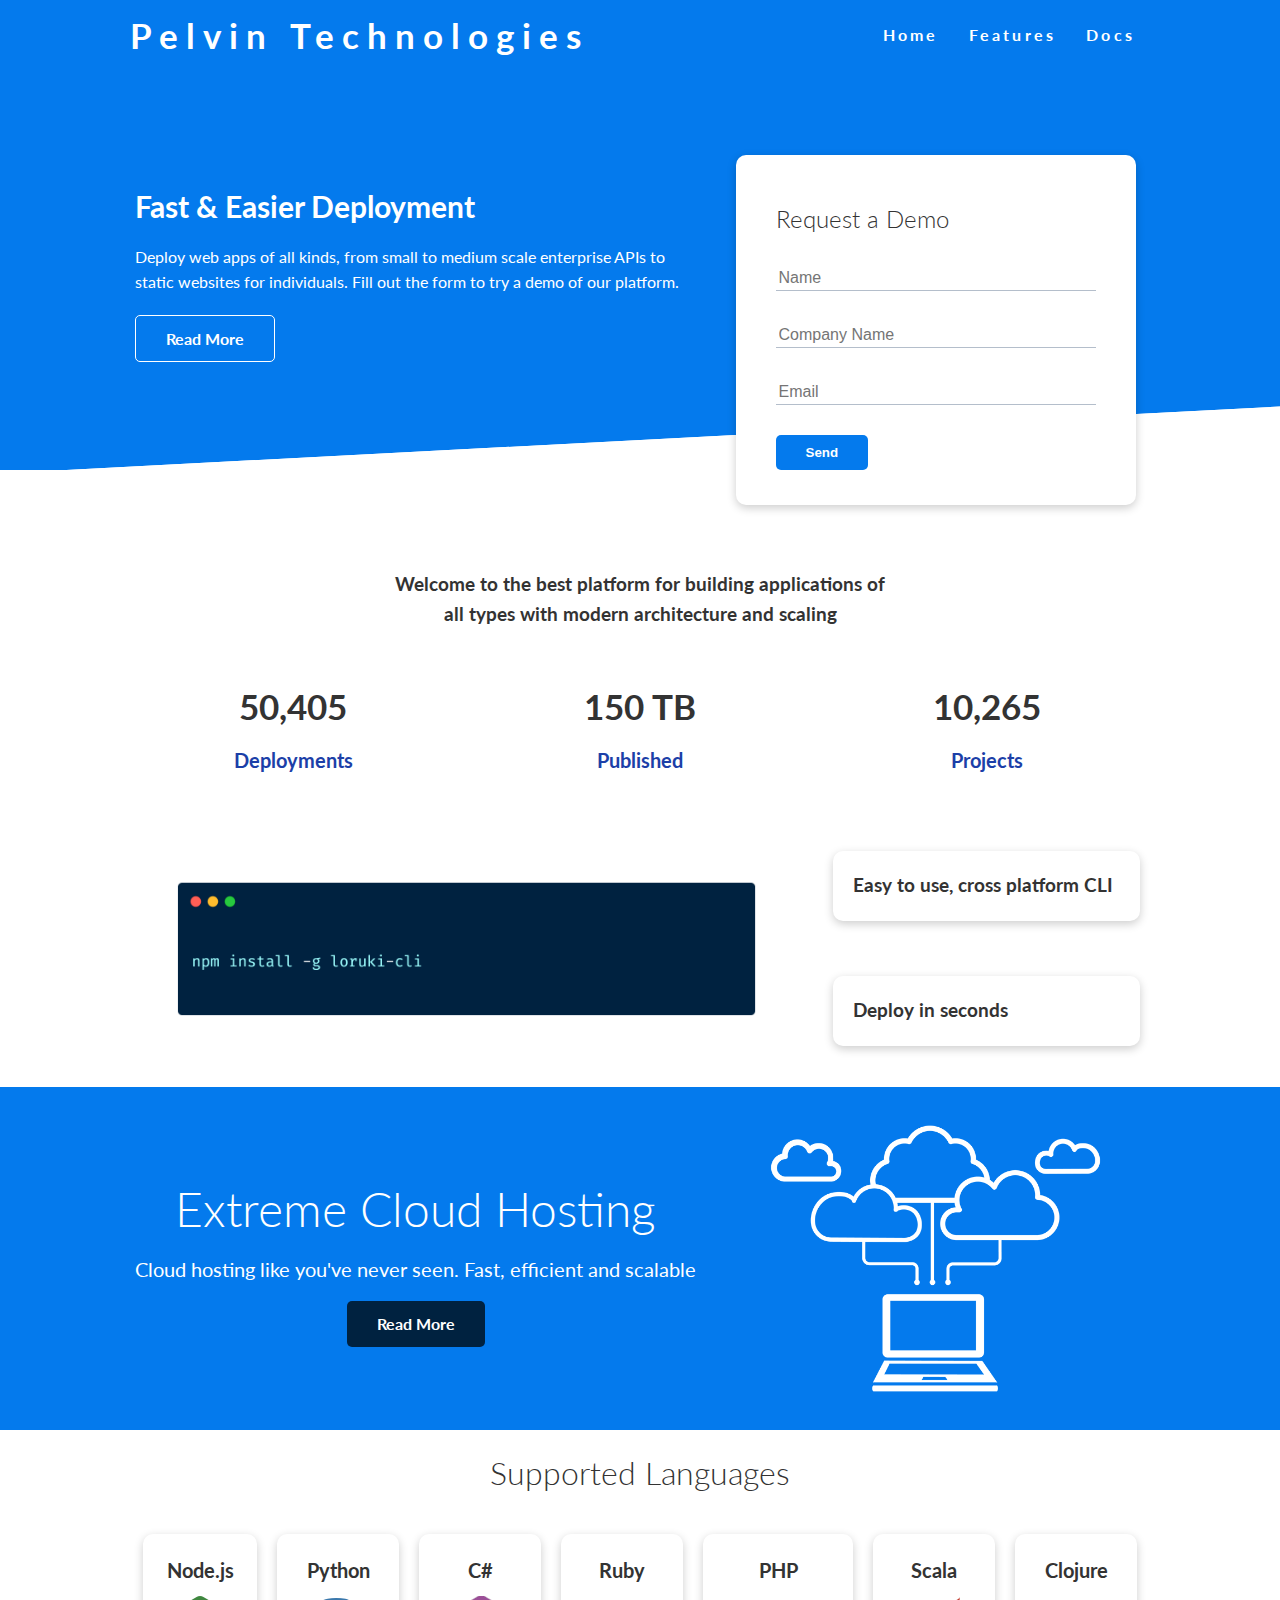
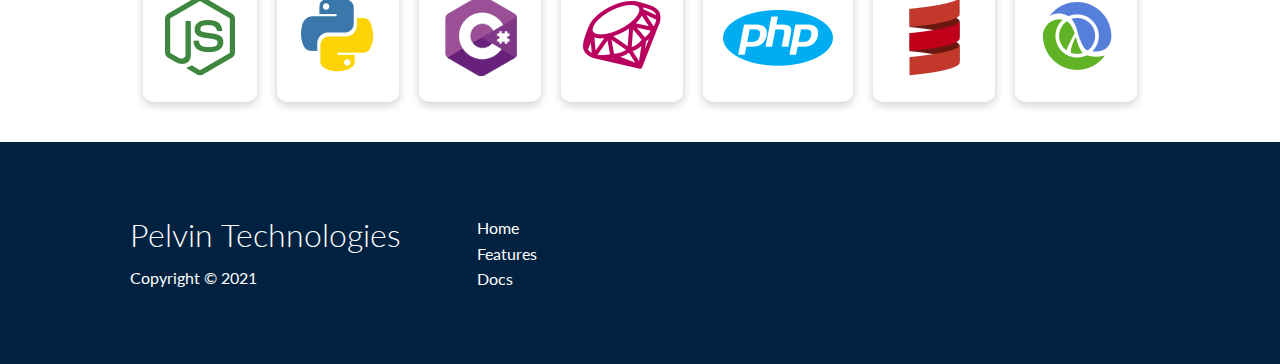
<file: index.html>
<!DOCTYPE html>
<html lang="en">
	<head>
		<meta charset="UTF-8" />
		<meta name="viewport" content="width=device-width, initial-scale=1.0" />
		<link
			rel="stylesheet"
			href="https://cdnjs.cloudflare.com/ajax/libs/font-awesome/5.15.1/css/all.min.css"
			integrity="sha512-+4zCK9k+qNFUR5X+cKL9EIR+ZOhtIloNl9GIKS57V1MyNsYpYcUrUeQc9vNfzsWfV28IaLL3i96P9sdNyeRssA=="
			crossorigin="anonymous"
		/>
		<link rel="stylesheet" href="css/utilities.css" />
		<link rel="stylesheet" href="css/style.css" />
		<title>Pelvin Technologies | Cloud Hosting For Everyone</title>
	</head>
	<body>
		<!-- Navbar -->
		<div class="navbar">
			<div class="container flex">
				<h1 class="logo">Pelvin Technologies</h1>
				<nav>
					<ul>
						<li><a href="index.html">Home</a></li>
						<li><a href="features.html">Features</a></li>
						<li><a href="docs.html">Docs</a></li>
					</ul>
				</nav>
			</div>
		</div>
		<!-- Showcase -->
		<section class="showcase">
			<div class="container grid">
				<div class="showcase-text">
					<h1>Fast & Easier Deployment</h1>
					<p>
						Deploy web apps of all kinds, from small to medium scale enterprise APIs
						to static websites for individuals. Fill out the form to try a
						demo of our platform.
					</p>
					<a href="features.html" class="btn btn-outline">Read More</a>
				</div>

				<div class="showcase-form card">
					<h2>Request a Demo</h2>
					<!--  <form name="contact" netlify-honeypot="bot-field" method="POST" data-netlify="true">
                    <input type="hidden" name="form-name" value="contact">
                    <p class="hidden">
                        <label>Don’t fill this out if you're human: <input name="bot-field" /></label>
                      </p>
                    <div class="form-control">
                        <input type="text" name="name" placeholder="Name" required>
                    </div>
                    <div class="form-control">
                        <input type="text" name="company" placeholder="Company Name" required>
                    </div>
                    <div class="form-control">
                        <input type="email" name="email" placeholder="Email" required>
                    </div>
                    <input type="submit" value="Send" class="btn btn-primary">
                </form> -->
					<form>
						<div class="form-control">
							<input
								type="text"
								name="name"
								placeholder="Name"
								required
							/>
						</div>
						<div class="form-control">
							<input
								type="text"
								name="company"
								placeholder="Company Name"
								required
							/>
						</div>
						<div class="form-control">
							<input
								type="email"
								name="email"
								placeholder="Email"
								required
							/>
						</div>
						<input type="submit" value="Send" class="btn btn-primary" />
					</form>
				</div>
			</div>
		</section>

		<!-- Stats -->
		<section class="stats">
			<div class="container">
				<h3 class="stats-heading text-center my-1">
					Welcome to the best platform for building applications of all
					types with modern architecture and scaling
				</h3>

				<div class="grid grid-3 text-center my-4">
					<div>
						<i class="fas fa-server fa-3x"></i>
						<h3>50,405</h3>
						<p class="text-secondary">Deployments</p>
					</div>
					<div>
						<i class="fas fa-upload fa-3x"></i>
						<h3>150 TB</h3>
						<p class="text-secondary">Published</p>
					</div>
					<div>
						<i class="fas fa-project-diagram fa-3x"></i>
						<h3>10,265</h3>
						<p class="text-secondary">Projects</p>
					</div>
				</div>
			</div>
		</section>

		<!-- Cli -->
		<section class="cli">
			<div class="container grid">
				<img src="images/cli.png" alt="" />
				<div class="card">
					<h3>Easy to use, cross platform CLI</h3>
				</div>
				<div class="card">
					<h3>Deploy in seconds</h3>
				</div>
			</div>
		</section>

		<!-- Cloud -->
		<section class="cloud bg-primary my-2 py-2">
			<div class="container grid">
				<div class="text-center">
					<h2 class="lg">Extreme Cloud Hosting</h2>
					<p class="lead my-1">
						Cloud hosting like you've never seen. Fast, efficient and
						scalable
					</p>
					<a href="features.html" class="btn btn-dark">Read More</a>
				</div>
				<img src="images/cloud.png" alt="" />
			</div>
		</section>

		<!-- Languages -->
		<section class="languages">
			<h2 class="md text-center my-2">Supported Languages</h2>
			<div class="container flex">
				<div class="card">
					<h4>Node.js</h4>
					<img src="images/logos/node.png" alt="" />
				</div>
				<div class="card">
					<h4>Python</h4>
					<img src="images/logos/python.png" alt="" />
				</div>
				<div class="card">
					<h4>C#</h4>
					<img src="images/logos/csharp.png" alt="" />
				</div>
				<div class="card">
					<h4>Ruby</h4>
					<img src="images/logos/ruby.png" alt="" />
				</div>
				<div class="card">
					<h4>PHP</h4>
					<img src="images/logos/php.png" alt="" />
				</div>
				<div class="card">
					<h4>Scala</h4>
					<img src="images/logos/scala.png" alt="" />
				</div>
				<div class="card">
					<h4>Clojure</h4>
					<img src="images/logos/clojure.png" alt="" />
				</div>
			</div>
		</section>

		<!-- Footer -->
		<footer class="footer bg-dark py-5">
			<div class="container grid grid-3">
				<div>
					<h1>Pelvin Technologies</h1>
					<p>Copyright &copy; 2021</p>
				</div>
				<nav>
					<ul>
						<li><a href="index.html">Home</a></li>
						<li><a href="features.html">Features</a></li>
						<li><a href="docs.html">Docs</a></li>
					</ul>
				</nav>
				<div class="social">
					<!-- <a href="#"><i class="fab fa-github fa-2x"></i></a> -->
					<a target="_blank" href="https://www.facebook.com/search/top?q=pelvin%20technologies%20ltd"><i class="fab fa-facebook fa-2x"></i></a>
					<a target="_blank" href="https://www.instagram.com/pelvintech/"><i class="fab fa-instagram fa-2x"></i></a>
					<a target="_blank" href="https://twitter.com/pelvin_tech"><i class="fab fa-twitter fa-2x"></i></a>
				</div>
			</div>
		</footer>
	</body>
</html>
</file>
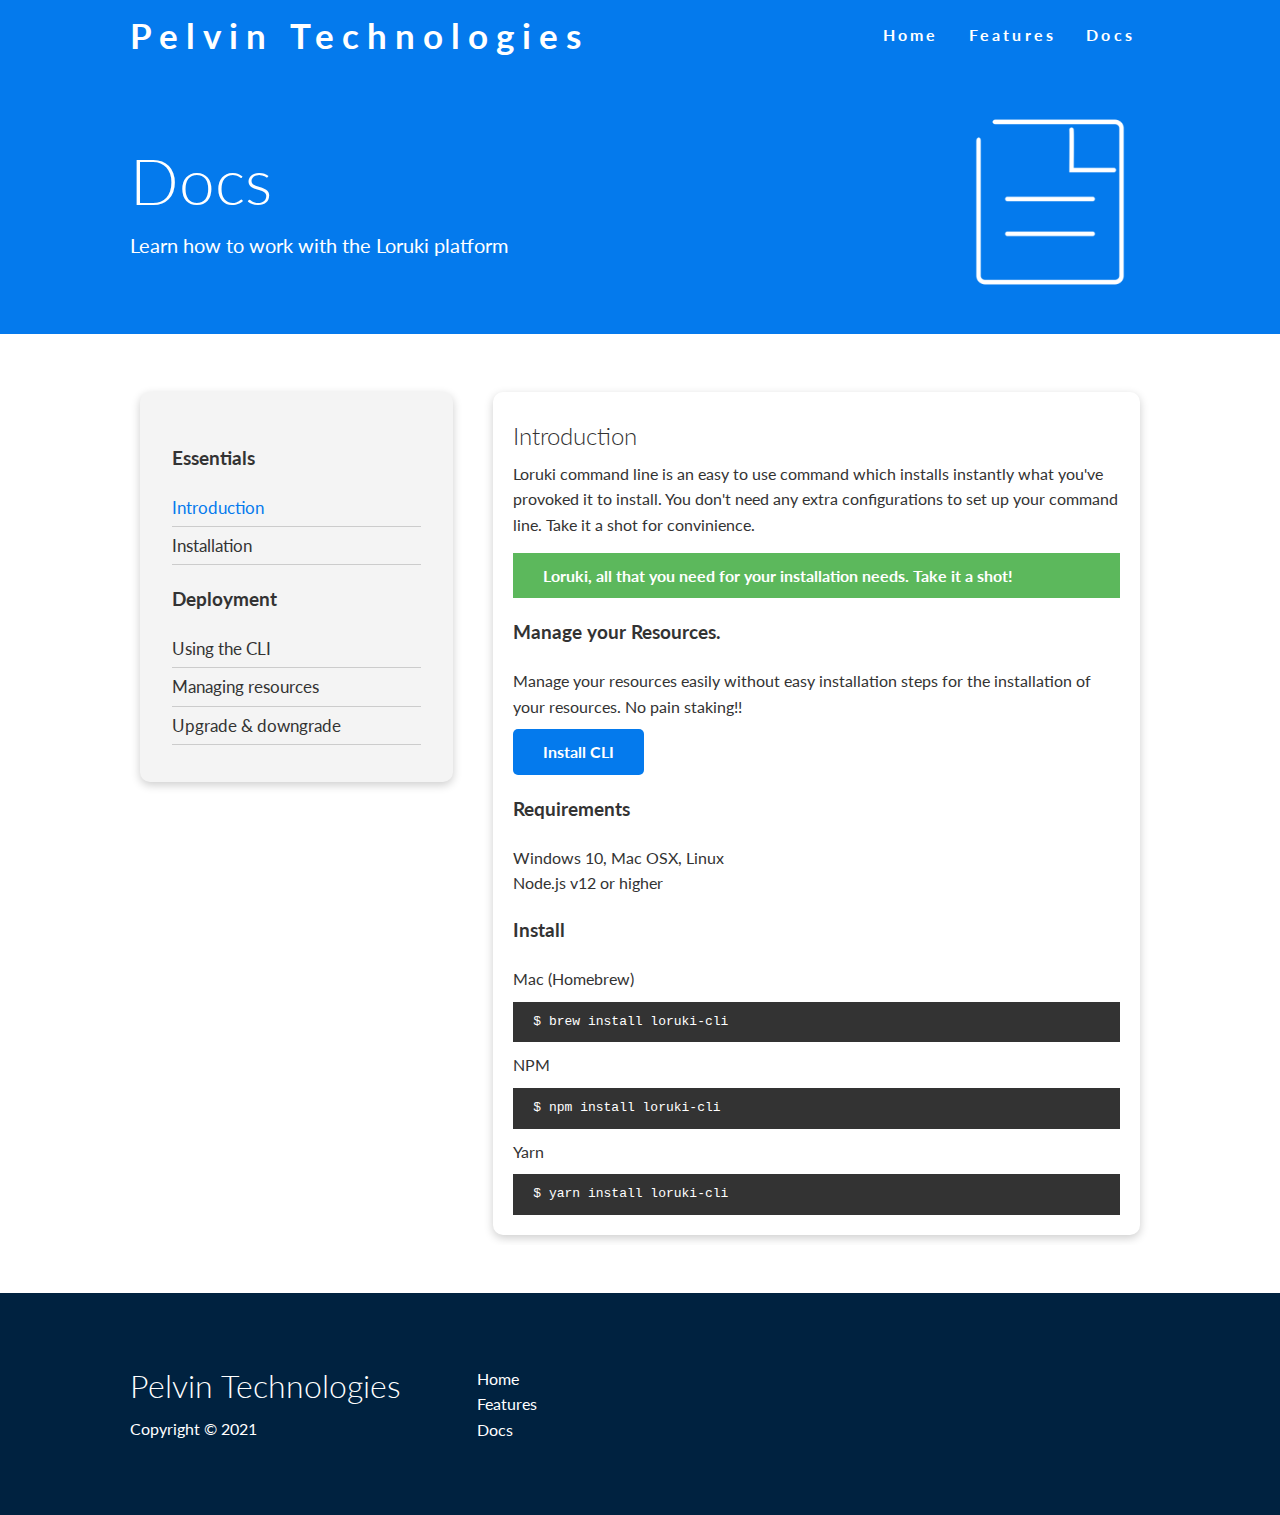
<file: docs.html>
<!DOCTYPE html>
<html lang="en">
	<head>
		<meta charset="UTF-8" />
		<meta name="viewport" content="width=device-width, initial-scale=1.0" />
		<link
			rel="stylesheet"
			href="https://cdnjs.cloudflare.com/ajax/libs/font-awesome/5.15.1/css/all.min.css"
			integrity="sha512-+4zCK9k+qNFUR5X+cKL9EIR+ZOhtIloNl9GIKS57V1MyNsYpYcUrUeQc9vNfzsWfV28IaLL3i96P9sdNyeRssA=="
			crossorigin="anonymous"
		/>
		<link rel="stylesheet" href="css/utilities.css" />
		<link rel="stylesheet" href="css/style.css" />
		<title>Pelvin Technologies | Cloud Hosting For Everyone</title>
	</head>
	<body>
		<!-- Navbar -->
		<div class="navbar">
			<div class="container flex">
				<h1 class="logo">Pelvin Technologies</h1>
				<nav>
					<ul>
						<li><a href="index.html">Home</a></li>
						<li><a href="features.html">Features</a></li>
						<li><a href="docs.html">Docs</a></li>
					</ul>
				</nav>
			</div>
		</div>

		<!-- Head -->
		<section class="docs-head bg-primary py-3">
			<div class="container grid">
				<div>
					<h1 class="xl">Docs</h1>
					<p class="lead">Learn how to work with the Loruki platform</p>
				</div>
				<img src="images/docs.png" alt="" />
			</div>
		</section>

		<!-- Docs main -->
		<section class="docs-main my-4">
			<div class="container grid">
				<div class="card bg-light p-3">
					<h3 class="my-2">Essentials</h3>
					<nav>
						<ul>
							<li><a class="text-primary" href="#introduction">Introduction</a></li>
							<!-- <li><a href="#">About Loruki</a></li> -->
							<li><a href="#install">Installation</a></li>
						</ul>
					</nav>

					<h3 class="my-2">Deployment</h3>
					<nav>
						<ul>
							<!-- <li><a href="#">Setting up a container</a></li> -->
							<li><a href="#install">Using the CLI</a></li>
							<li><a href="#install">Managing resources</a></li>
							<li><a href="#install">Upgrade & downgrade</a></li>
						</ul>
					</nav>
				</div>
				<div class="card">
					<h2 id="introduction">Introduction</h2>
					<p>
						Loruki command line is an easy to use command which installs instantly what
                  you've provoked it to install. You don't need any extra configurations to
                  set up your command line. Take it a shot for convinience.
					</p>

					<div class="alert alert-success">
						<i class="fas fa-info"></i> Loruki, all that
                  you need for your installation needs. Take it a shot!
					</div>

					<h3>Manage your Resources.</h3>
					<p>
						Manage your resources easily without easy installation steps for the
                  installation of your resources. No pain staking!!
					</p>
					<a href="#" id="install" class="btn btn-primary">Install CLI</a>

					<h3>Requirements</h3>
					<ul>
						<li>Windows 10, Mac OSX, Linux</li>
						<li>Node.js v12 or higher</li>
					</ul>

					<h3>Install</h3>
					<p>Mac (Homebrew)</p>
					<pre><code>$ brew install loruki-cli</code></pre>
					<p>NPM</p>
					<pre><code>$ npm install loruki-cli</code></pre>
					<p>Yarn</p>
					<pre><code>$ yarn install loruki-cli</code></pre>
				</div>
			</div>
		</section>

		<!-- Footer -->
		<footer class="footer bg-dark py-5">
			<div class="container grid grid-3">
				<div>
					<h1>Pelvin Technologies</h1>
					<p>Copyright &copy; 2021</p>
				</div>
				<nav>
					<ul>
						<li><a href="index.html">Home</a></li>
						<li><a href="features.html">Features</a></li>
						<li><a href="docs.html">Docs</a></li>
					</ul>
				</nav>
				<div class="social">
					<a target="_blank" href="https://www.facebook.com/search/top?q=pelvin%20technologies%20ltd"><i class="fab fa-facebook fa-2x"></i></a>
					<a target="_blank" href="https://www.instagram.com/pelvintech/"><i class="fab fa-instagram fa-2x"></i></a>
					<a target="_blank" href="https://twitter.com/pelvin_tech"><i class="fab fa-twitter fa-2x"></i></a>
				</div>
			</div>
		</footer>
	</body>
</html>
</file>
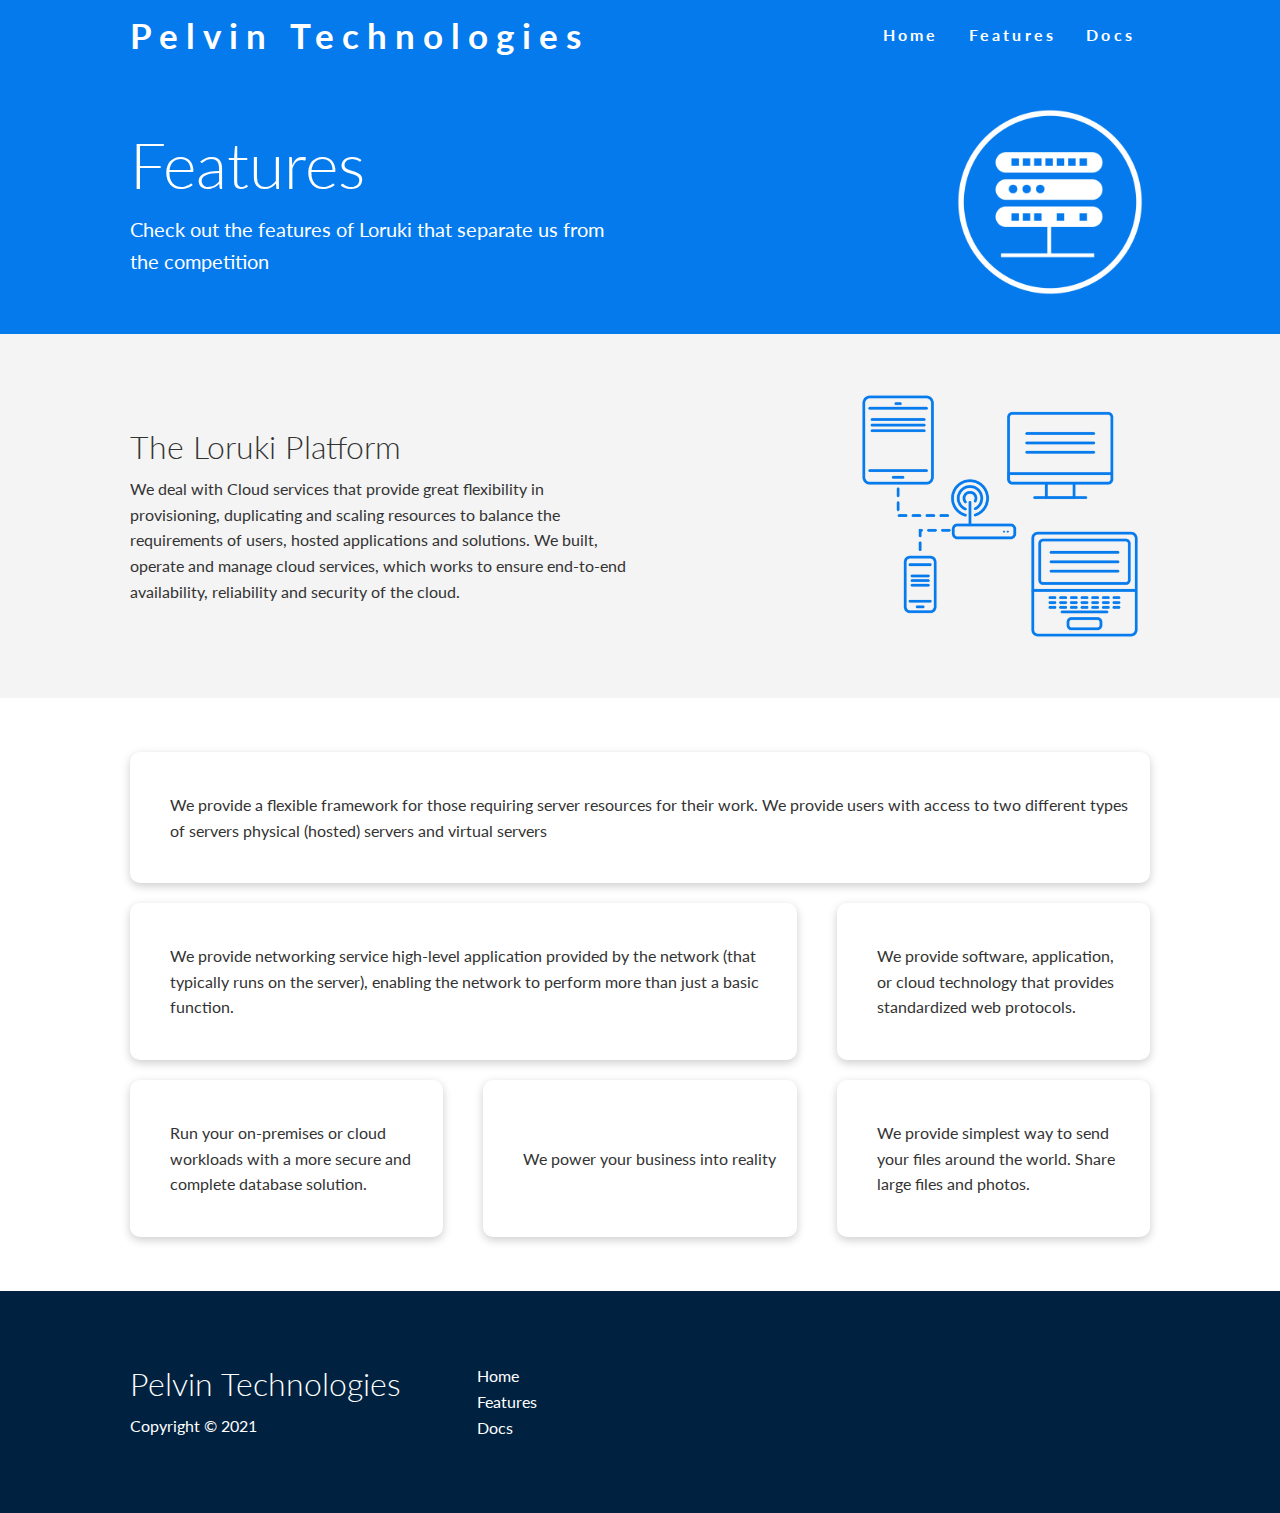
<file: features.html>
<!DOCTYPE html>
<html lang="en">
	<head>
		<meta charset="UTF-8" />
		<meta name="viewport" content="width=device-width, initial-scale=1.0" />
		<link
			rel="stylesheet"
			href="https://cdnjs.cloudflare.com/ajax/libs/font-awesome/5.15.1/css/all.min.css"
			integrity="sha512-+4zCK9k+qNFUR5X+cKL9EIR+ZOhtIloNl9GIKS57V1MyNsYpYcUrUeQc9vNfzsWfV28IaLL3i96P9sdNyeRssA=="
			crossorigin="anonymous"
		/>
		<link rel="stylesheet" href="css/utilities.css" />
		<link rel="stylesheet" href="css/style.css" />
		<title>Pelvin Technologies | Cloud Hosting For Everyone</title>
	</head>
	<body>
		<!-- Navbar -->
		<div class="navbar">
			<div class="container flex">
				<h1 class="logo">Pelvin Technologies</h1>
				<nav>
					<ul>
						<li><a href="index.html">Home</a></li>
						<li><a href="features.html">Features</a></li>
						<li><a href="docs.html">Docs</a></li>
					</ul>
				</nav>
			</div>
		</div>

		<!-- Head -->
		<section class="features-head bg-primary py-3">
			<div class="container grid">
				<div>
					<h1 class="xl">Features</h1>
					<p class="lead">
						Check out the features of Loruki that separate us from the
						competition
					</p>
				</div>
				<img src="images/server.png" alt="" />
			</div>
		</section>

		<!-- Sub head -->
		<section class="features-sub-head bg-light py-3">
			<div class="container grid">
				<div>
					<h1 class="md">The Loruki Platform</h1>
					<p>
						We deal with Cloud services that provide great flexibility in provisioning, 
                  duplicating and scaling resources to balance the requirements of users, 
                  hosted applications and solutions. We built, operate and manage cloud services, 
                  which works to ensure end-to-end availability, reliability and security of the cloud.
					</p>
				</div>
				<img src="images/server2.png" alt="" />
			</div>
		</section>

		<section class="features-main my-2">
			<div class="container grid grid-3">
				<div class="card flex">
					<i class="fas fa-server fa-3x"></i>
					<p>
						We provide a flexible framework for those requiring server resources for their work. 
                  We provide users with access to two different types of servers physical (hosted) servers 
                  and virtual servers
					</p>
				</div>
				<div class="card flex">
					<i class="fas fa-network-wired fa-3x"></i>
					<p>
						We provide networking service high-level application provided by the 
                  network (that typically runs on the server), enabling the network to perform more than just a basic function.
					</p>
				</div>
				<div class="card flex">
					<i class="fas fa-laptop-code fa-3x"></i>
					<p>
						We provide software, application, or cloud technology that provides 
                  standardized web protocols.
					</p>
				</div>
				<div class="card flex">
					<i class="fas fa-database fa-3x"></i>
					<p>
						Run your on-premises or cloud workloads with a more secure and complete database solution.
					</p>
				</div>
				<div class="card flex">
					<i class="fas fa-power-off fa-3x"></i>
					<p>
						We power your business into reality
					</p>
				</div>
				<div class="card flex">
					<i class="fas fa-upload fa-3x"></i>
					<p>
						We provide simplest way to send your files around the world. Share large files and photos.
					</p>
				</div>
			</div>
		</section>

		<!-- Footer -->
		<footer class="footer bg-dark py-5">
			<div class="container grid grid-3">
				<div>
					<h1>Pelvin Technologies</h1>
					<p>Copyright &copy; 2021</p>
				</div>
				<nav>
					<ul>
						<li><a href="index.html">Home</a></li>
						<li><a href="features.html">Features</a></li>
						<li><a href="docs.html">Docs</a></li>
					</ul>
				</nav>
				<div class="social">
					<a target="_blank" href="https://www.facebook.com/search/top?q=pelvin%20technologies%20ltd"><i class="fab fa-facebook fa-2x"></i></a>
					<a target="_blank" href="https://www.instagram.com/pelvintech/"><i class="fab fa-instagram fa-2x"></i></a>
					<a target="_blank" href="https://twitter.com/pelvin_tech"><i class="fab fa-twitter fa-2x"></i></a>
				</div>
			</div>
		</footer>
	</body>
</html>
</file>
<file: css/utilities.css>
.container {
	max-width: 1100px;
	margin: 0 auto;
	overflow: auto;
	padding: 0 40px;
}

.card {
	background-color: #fff;
	color: #333;
	border-radius: 10px;
	box-shadow: 0 3px 10px rgba(0, 0, 0, 0.2);
	padding: 20px;
	margin: 10px;
}

.btn {
	display: inline-block;
	padding: 10px 30px;
	cursor: pointer;
	background: var(--primary-color);
	color: #fff;
	border: none;
	border-radius: 5px;
   font-weight: bold;
}

.btn-outline {
	background-color: transparent;
	border: 1px #fff solid;
}

.btn:hover {
	transform: scale(0.98);
}

/* Backgrounds & colored buttons */
.bg-primary,
.btn-primary {
	background-color: var(--primary-color);
	color: #fff;
}

.bg-secondary,
.btn-secondary {
	background-color: var(--secondary-color);
	color: #fff;
}

.bg-dark,
.btn-dark {
	background-color: var(--dark-color);
	color: #fff;
}

.bg-light,
.btn-light {
	background-color: var(--light-color);
	color: #333;
}

.bg-primary a,
.btn-primary a,
.bg-secondary a,
.btn-secondary a,
.bg-dark a,
.btn-dark a {
	color: #fff;
}

/* Text colors */
.text-primary {
	color: var(--primary-color);
}

.text-secondary {
	color: var(--secondary-color);
}

.text-dark {
	color: var(--dark-color);
}

.text-light {
	color: var(--light-color);
}

/* Text sizes */
.lead {
	font-size: 20px;
}

.sm {
	font-size: 1rem;
}

.md {
	font-size: 2rem;
}

.lg {
	font-size: 3rem;
}

.xl {
	font-size: 4rem;
}

.text-center {
	text-align: center;
}

/* Alert */
.alert {
	background-color: var(--light-color);
	padding: 10px 20px;
	font-weight: bold;
	margin: 15px 0;
}

.alert i {
	margin-right: 10px;
}

.alert-success {
	background-color: var(--success-color);
	color: #fff;
}

.alert-error {
	background-color: var(--error-color);
	color: #fff;
}

.flex {
	display: flex;
	justify-content: center;
	align-items: center;
	height: 100%;
}

.grid {
	display: grid;
	grid-template-columns: repeat(2, 1fr);
	gap: 20px;
	justify-content: center;
	align-items: center;
	height: 100%;
}

.grid-3 {
	grid-template-columns: repeat(3, 1fr);
}

/* Margin */
.my-1 {
	margin: 1rem 0;
}

.my-2 {
	margin: 1.5rem 0;
}

.my-3 {
	margin: 2rem 0;
}

.my-4 {
	margin: 3rem 0;
}

.my-5 {
	margin: 4rem 0;
}

.m-1 {
	margin: 1rem;
}

.m-2 {
	margin: 1.5rem;
}

.m-3 {
	margin: 2rem;
}

.m-4 {
	margin: 3rem;
}

.m-5 {
	margin: 4rem;
}

/* Padding */
.py-1 {
	padding: 1rem 0;
}

.py-2 {
	padding: 1.5rem 0;
}

.py-3 {
	padding: 2rem 0;
}

.py-4 {
	padding: 3rem 0;
}

.py-5 {
	padding: 4rem 0;
}

.p-1 {
	padding: 1rem;
}

.p-2 {
	padding: 1.5rem;
}

.p-3 {
	padding: 2rem;
}

.p-4 {
	padding: 3rem;
}

.p-5 {
	padding: 4rem;
}
</file>
<file: css/style.css>
@import url('https://fonts.googleapis.com/css2?family=Lato:wght@300&display=swap');

:root {
	--primary-color: #047aed;
	--secondary-color: #1c3fa8;
	--dark-color: #002240;
	--light-color: #f4f4f4;
	--success-color: #5cb85c;
	--error-color: #d9534f;
}

* {
	box-sizing: border-box;
	padding: 0;
	margin: 0;
}

body {
	font-family: 'Lato', sans-serif;
	color: #333;
	line-height: 1.6;
}

ul {
	list-style-type: none;
}

a {
	text-decoration: none;
	color: #333;
}

h1,
h2 {
	font-weight: 300;
	line-height: 1.2;
	margin: 10px 0;
}

p {
	margin: 10px 0;
}

img {
	width: 100%;
}

code,
pre {
	background: #333;
	color: #fff;
	padding: 10px;
}

.logo {
   font-size: 35px;
   font-weight: bold;
   letter-spacing: .5rem;
}

.hidden {
	visibility: hidden;
	height: 0;
}

/* Navbar */
.navbar {
	background-color: var(--primary-color);
	color: #fff;
	height: 70px;
}

.navbar ul {
	display: flex;
}

.navbar a {
	color: #fff;
	padding: 10px;
	margin: 0 5px;
   font-weight: bold;
   letter-spacing: .2rem;
}

.navbar a:hover {
	border-bottom: 2px #fff solid;
}

.navbar .flex {
	justify-content: space-between;
}

/* Showcase */
.showcase {
	height: 400px;
	background-color: var(--primary-color);
	color: #fff;
	position: relative;
}

.showcase h1 {
	font-size: 30px;
   font-weight: bold;
}

.showcase p {
	margin: 20px 0;
}

.showcase .grid {
	overflow: visible;
	grid-template-columns: 55% auto;
	gap: 30px;
}

.showcase-text {
	animation: slideInFromLeft 1s ease-in;
}

.showcase-form {
	position: relative;
	top: 60px;
	height: 350px;
	width: 400px;
	padding: 40px;
	z-index: 100;
	justify-self: flex-end;
	animation: slideInFromRight 1s ease-in;
}

.showcase-form .form-control {
	margin: 30px 0;
}

.showcase-form input[type='text'],
.showcase-form input[type='email'] {
	border: 0;
	border-bottom: 1px solid #b4becb;
	width: 100%;
	padding: 3px;
	font-size: 16px;
}

.showcase-form input:focus {
	outline: none;
}

.showcase::before,
.showcase::after {
	content: '';
	position: absolute;
	height: 100px;
	bottom: -70px;
	right: 0;
	left: 0;
	background: #fff;
	transform: skewY(-3deg);
	-webkit-transform: skewY(-3deg);
	-moz-transform: skewY(-3deg);
	-ms-transform: skewY(-3deg);
}

/* Stats */
.stats {
	padding-top: 100px;
	animation: slideInFromBottom 1s ease-in;
}

.stats-heading {
	max-width: 500px;
	margin: auto;
}

.stats .grid h3 {
	font-size: 35px;
}

.stats .grid p {
	font-size: 20px;
	font-weight: bold;
}

/* Cli */
.cli .grid {
	grid-template-columns: repeat(3, 1fr);
	grid-template-rows: repeat(2, 1fr);
}

.cli .grid > *:first-child {
	grid-column: 1 / span 2;
	grid-row: 1 / span 2;
}

/* Cloud */
.cloud .grid {
	grid-template-columns: 4fr 3fr;
}

/* Languages */

.languages .flex {
	flex-wrap: wrap;
}

.languages .card {
	text-align: center;
	margin: 18px 10px 40px;
	transition: transform 0.2s ease-in;
}

.languages .card h4 {
	font-size: 20px;
	margin-bottom: 10px;
}

.languages .card:hover {
	transform: translateY(-15px);
}

/* Features */
.features-head img,
.docs-head img {
	width: 200px;
	justify-self: flex-end;
}

.features-sub-head img {
	width: 300px;
	justify-self: flex-end;
}

.features-main .card > i {
	margin-right: 20px;
}

.features-main .grid {
	padding: 30px;
}

.features-main .grid > *:first-child {
	grid-column: 1 / span 3;
}

.features-main .grid > *:nth-child(2) {
	grid-column: 1 / span 2;
}

/* Docs */
.docs-main h3 {
	margin: 20px 0;
}

.docs-main .grid {
	grid-template-columns: 1fr 2fr;
	align-items: flex-start;
}

.docs-main nav li {
	font-size: 17px;
	padding-bottom: 5px;
	margin-bottom: 5px;
	border-bottom: 1px #ccc solid;
}

.docs-main a:hover {
	font-weight: bold;
}

/* Footer */
.footer .social a {
	margin: 0 10px;
}

.fa-github:hover {
	color: #000000;
}

.fa-facebook:hover {
	color: #1773ea;
}

.fa-instagram:hover {
	color: #b32e87;
}

.fa-twitter:hover {
	color: #1c9cea;
}

/* Animations */
@keyframes slideInFromLeft {
	0% {
		transform: translateX(-100%);
	}

	100% {
		transform: translateX(0);
	}
}

@keyframes slideInFromRight {
	0% {
		transform: translateX(100%);
	}

	100% {
		transform: translateX(0);
	}
}

@keyframes slideInFromTop {
	0% {
		transform: translateY(-100%);
	}

	100% {
		transform: translateX(0);
	}
}

@keyframes slideInFromBottom {
	0% {
		transform: translateY(100%);
	}

	100% {
		transform: translateX(0);
	}
}

/* Tablets and under */
@media (max-width: 768px) {
	.grid,
	.showcase .grid,
	.stats .grid,
	.cli .grid,
	.cloud .grid,
	.features-main .grid,
	.docs-main .grid {
		grid-template-columns: 1fr;
		grid-template-rows: 1fr;
	}

	.showcase {
		height: auto;
	}

	.showcase-text {
		text-align: center;
		margin-top: 40px;
		animation: slideInFromTop 1s ease-in;
	}

	.showcase-form {
		justify-self: center;
		margin: auto;
		animation: slideInFromBottom 1s ease-in;
	}

	.cli .grid > *:first-child {
		grid-column: 1;
		grid-row: 1;
	}

	.features-head,
	.features-sub-head,
	.docs-head {
		text-align: center;
	}

	.features-head img,
	.features-sub-head img,
	.docs-head img {
		justify-self: center;
	}

	.features-main .grid > *:first-child,
	.features-main .grid > *:nth-child(2) {
		grid-column: 1;
	}
}

/* Mobile */
@media (max-width: 500px) {
	.navbar {
		height: 110px;
	}

	.navbar .flex {
		flex-direction: column;
	}

	.navbar ul {
		padding: 10px;
		background-color: rgba(0, 0, 0, 0.1);
	}

	.showcase-form {
		width: 300px;
	}
}
</file>
